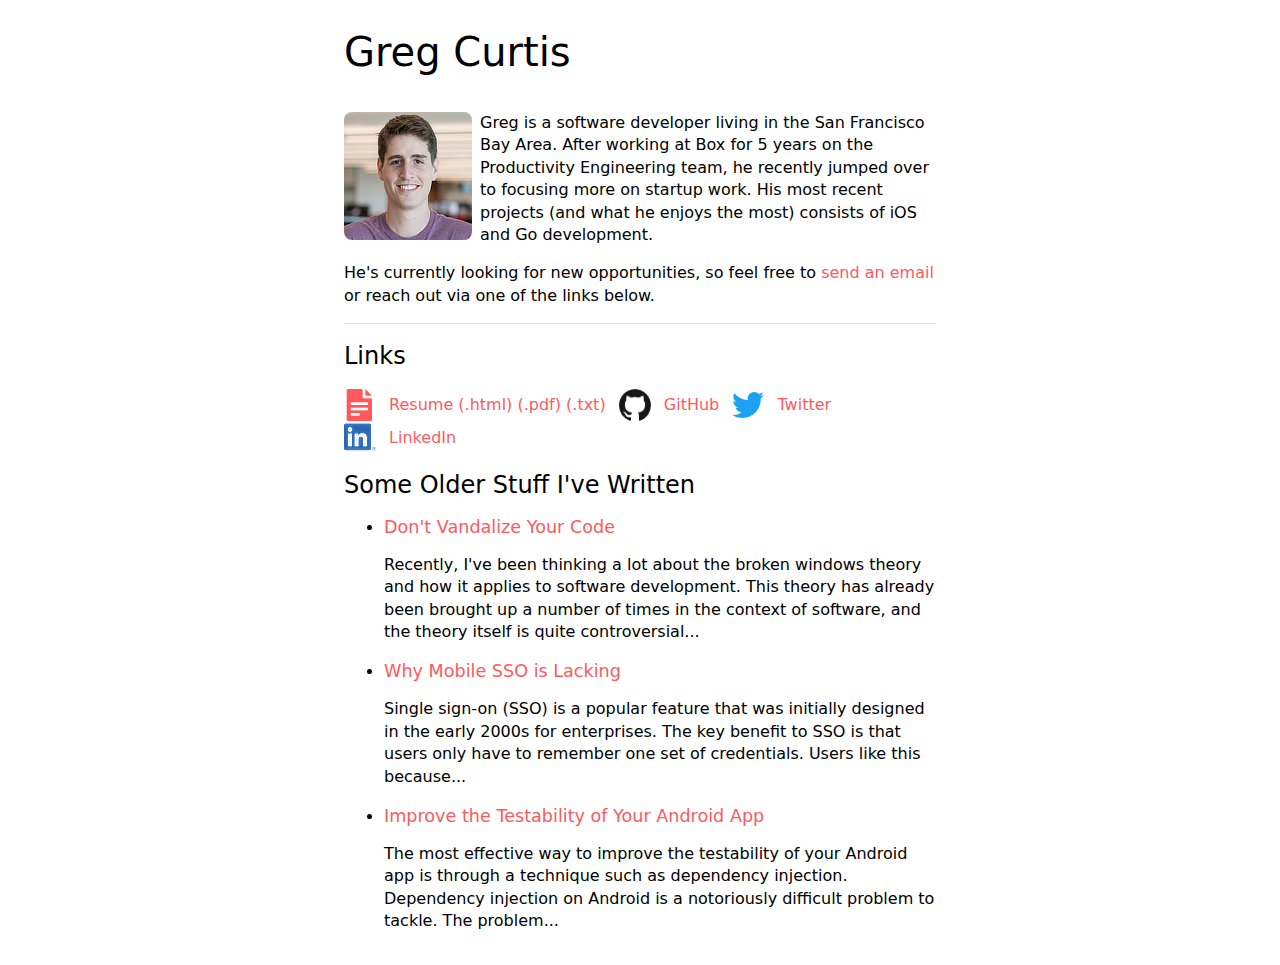
<file: index.html>
<!DOCTYPE html>
<html>
<head>
	<title>gregcurt.is</title>
	<meta name="viewport" content="width=device-width, initial-scale=1.0">
	<link href="css/main.css" rel="stylesheet">
</head>
<body>
	<h1>Greg Curtis</h1>
	<div class="profile">
		<img src="img/profile.jpg" srcset="img/profile.jpg, img/profile@2x.jpg 2x, img/profile@3x.jpg 3x, img/profile@4x.jpg 4x" alt="Profile picture" class="avatar">
		<div class="profile-blurb">
			<p>Greg is a software developer living in the San Francisco Bay Area. After working at Box for 5 years on the Productivity Engineering team, he recently jumped over to focusing more on startup work. His most recent projects (and what he enjoys the most) consists of iOS and Go development.</p>
			<p>He's currently looking for new opportunities, so feel free to <a href="mailto:greg.r.curtis@gmail.com">send an email</a> or reach out via one of the links below.</p>
		</div>
	</div>

	<h2>Links</h2>
	<ul class="links">
		<li>
			<a href="resume.html">
				<img src="img/resume.png" srcset="img/resume.png, img/resume@2x.png 2x, img/resume@3x.png 3x, img/resume@4x.png 4x" alt="Resume icon">
				<span class="align-middle">Resume (.html)</span>
			</a>
			<a href="resume.pdf">
				<span class="align-middle">(.pdf)</span>
			</a>
			<a href="resume.txt">
				<span class="align-middle">(.txt)</span>
			</a>
		</li>
		<li>
			<a href="https://github.com/gcurtis">
				<img src="img/github.png" srcset="img/github.png, img/github@2x.png 2x, img/github@3x.png 3x, img/github@4x.png 4x" alt="GitHub logo">
				<span class="align-middle">GitHub</span>
			</a>
		</li>
		<li>
			<a href="https://twitter.com/gurtis">
				<img src="img/twitter.png" srcset="img/twitter.png, img/twitter@2x.png 2x, img/twitter@3x.png 3x, img/twitter@4x.png 4x" alt="Twitter logo">
				<span class="align-middle">Twitter</span>
			</a>
		</li>
		<li>
			<a href="https://www.linkedin.com/in/gregrcurtis">
				<img src="img/linkedin.png" srcset="img/linkedin.png, img/linkedin@2x.png 2x, img/linkedin@3x.png 3x, img/linkedin@4x.png 4x" alt="LinkedIn logo">
				<span class="align-middle">LinkedIn</span>
			</a>
		</li>
	</ul>

	<h2>Some Older Stuff I've Written</h2>
	<ul>
		<li>
			<h3><a href="articles/dont-vandalize.html" class="article">Don't Vandalize Your Code</a></h3>
			<p>Recently, I've been thinking a lot about the broken windows theory and how it applies to software development. This theory has already been brought up a number of times in the context of software, and the theory itself is quite controversial...</p>
		</li>
		<li>
			<h3><a href="articles/mobile-sso.html" class="article">Why Mobile SSO is Lacking</a></h3>
			<p>Single sign-on (SSO) is a popular feature that was initially designed in the early 2000s for enterprises. The key benefit to SSO is that users only have to remember one set of credentials. Users like this because...</p>
		</li>
		<li>
			<h3><a href="articles/android-di.html" class="article">Improve the Testability of Your Android App</a></h3>
			<p>The most effective way to improve the testability of your Android app is through a technique such as dependency injection. Dependency injection on Android is a notoriously difficult problem to tackle. The problem...</p>
		</li>
	</ul>
</body>
</html>
</file>
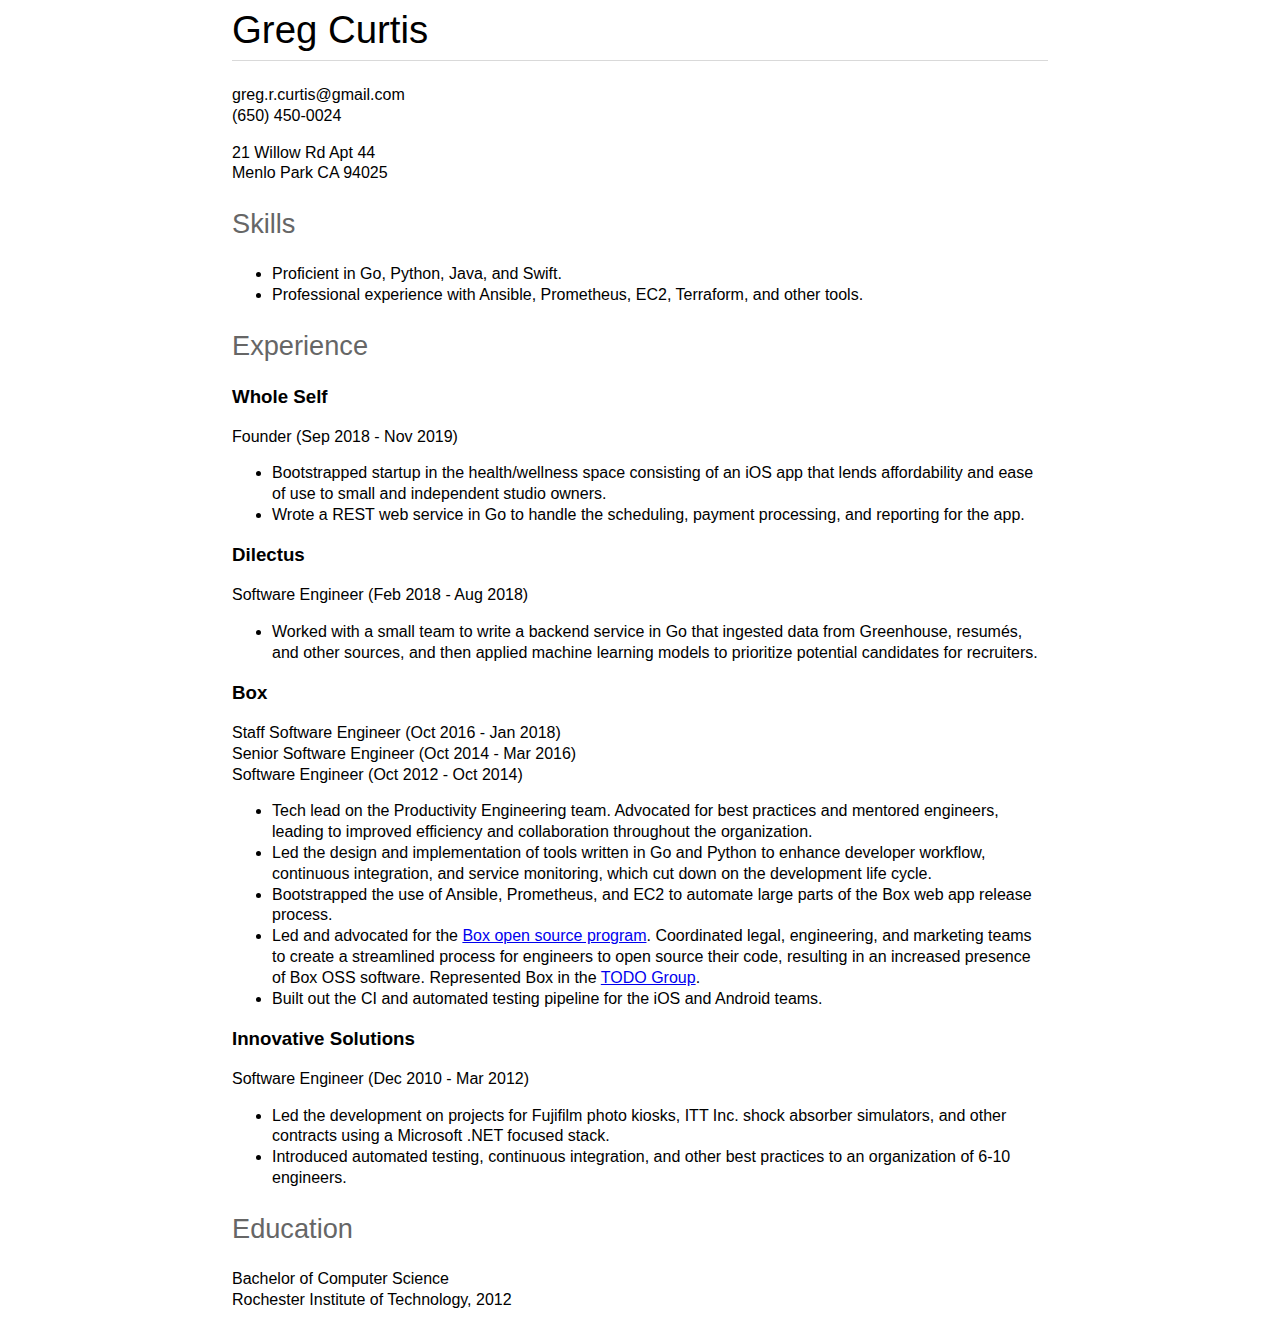
<file: resume.html>
<!DOCTYPE html>
<html lang="en-US">
<head>
<meta charset="utf-8" />
<title>Greg Curtis Resume</title>
<style>
body {
	font-family: ui-system-font, "Segoe UI", "Helvetica Neue", sans-serif;
	padding: 0;
}
article {
	margin: 0 auto 0 auto;
	max-width: 8.5in;
}
h1 {
	border-bottom: 1px solid hsl(0, 0%, 85%);
	font-size: 2.4rem;
	font-weight: 300;
	margin: 0 0 1.5rem 0;
	padding: 0 0 .5rem 0;
}
h2 {
	color: hsl(0, 0%, 40%);
	font-size: 1.7rem;
	font-weight: 400;
	margin: 1.5rem 0;
}
p, li {
	line-height: 1.3rem;
}
pre {
	background-color: #f8f8f8;
	border-radius: 4px;
	border: 1px #ccc solid;
	font-family: "SFMono-Regular", Consolas, Menlo, Courier, monospace;
	font-size: .9em;
	line-height: 1.5rem;
	padding: 1em;
}
code {
	font-family: inherit;
	font-size: inherit;
}
img {
	border-radius: 5px;
	box-shadow: 0 5px 15px 1px hsla(0, 0%, 0%, 0.2);
	display: block;
	margin: 2rem auto 2rem auto;
}

@media print {
	html, body {
		margin: 0;
		padding: 0;
		width: auto;
	}
	h1 {
		font-size: 1.8rem;
	}
	h2 {
		font-size: 1.4rem;
		margin: .6rem 0;
	}
	h3 {
		font-size: 1.2rem;
		margin: .5rem 0;
	}
	p {
		margin: .75rem 0;
	}
}

</style>
<article>
<h1>Greg Curtis</h1>
<p>greg.r.curtis@gmail.com<br />
(650) 450-0024</p>
<p>21 Willow Rd Apt 44<br />
Menlo Park CA 94025</p>
<h2>Skills</h2>
<ul>
<li>Proficient in Go, Python, Java, and Swift.</li>
<li>Professional experience with Ansible, Prometheus, EC2, Terraform, and other tools.</li>
</ul>
<h2>Experience</h2>
<h3>Whole Self</h3>
<p>Founder (Sep 2018 - Nov 2019)</p>
<ul>
<li>Bootstrapped startup in the health/wellness space consisting of an iOS app that lends affordability and ease of use to small and independent studio owners.</li>
<li>Wrote a REST web service in Go to handle the scheduling, payment processing, and reporting for the app.</li>
</ul>
<h3>Dilectus</h3>
<p>Software Engineer (Feb 2018 - Aug 2018)</p>
<ul>
<li>Worked with a small team to write a backend service in Go that ingested data from Greenhouse, resumés, and other sources, and then applied machine learning models to prioritize potential candidates for recruiters.</li>
</ul>
<h3>Box</h3>
<p>Staff Software Engineer (Oct 2016 - Jan 2018)<br />
Senior Software Engineer (Oct 2014 - Mar 2016)<br />
Software Engineer (Oct 2012 - Oct 2014)</p>
<ul>
<li>Tech lead on the Productivity Engineering team. Advocated for best practices and mentored engineers, leading to improved efficiency and collaboration throughout the organization.</li>
<li>Led the design and implementation of tools written in Go and Python to enhance developer workflow, continuous integration, and service monitoring, which cut down on the development life cycle.</li>
<li>Bootstrapped the use of Ansible, Prometheus, and EC2 to automate large parts of the Box web app release process.</li>
<li>Led and advocated for the <a href="https://github.com/box">Box open source program</a>. Coordinated legal, engineering, and marketing teams to create a streamlined process for engineers to open source their code, resulting in an increased presence of Box OSS software. Represented Box in the <a href="https://todogroup.org">TODO Group</a>.</li>
<li>Built out the CI and automated testing pipeline for the iOS and Android teams.</li>
</ul>
<h3>Innovative Solutions</h3>
<p>Software Engineer (Dec 2010 - Mar 2012)</p>
<ul>
<li>Led the development on projects for Fujifilm photo kiosks, ITT Inc. shock absorber simulators, and other contracts using a Microsoft .NET focused stack.</li>
<li>Introduced automated testing, continuous integration, and other best practices to an organization of 6-10 engineers.</li>
</ul>
<h2>Education</h2>
<p>Bachelor of Computer Science<br />
Rochester Institute of Technology, 2012</p>
</article>
</head>
<body>
</file>
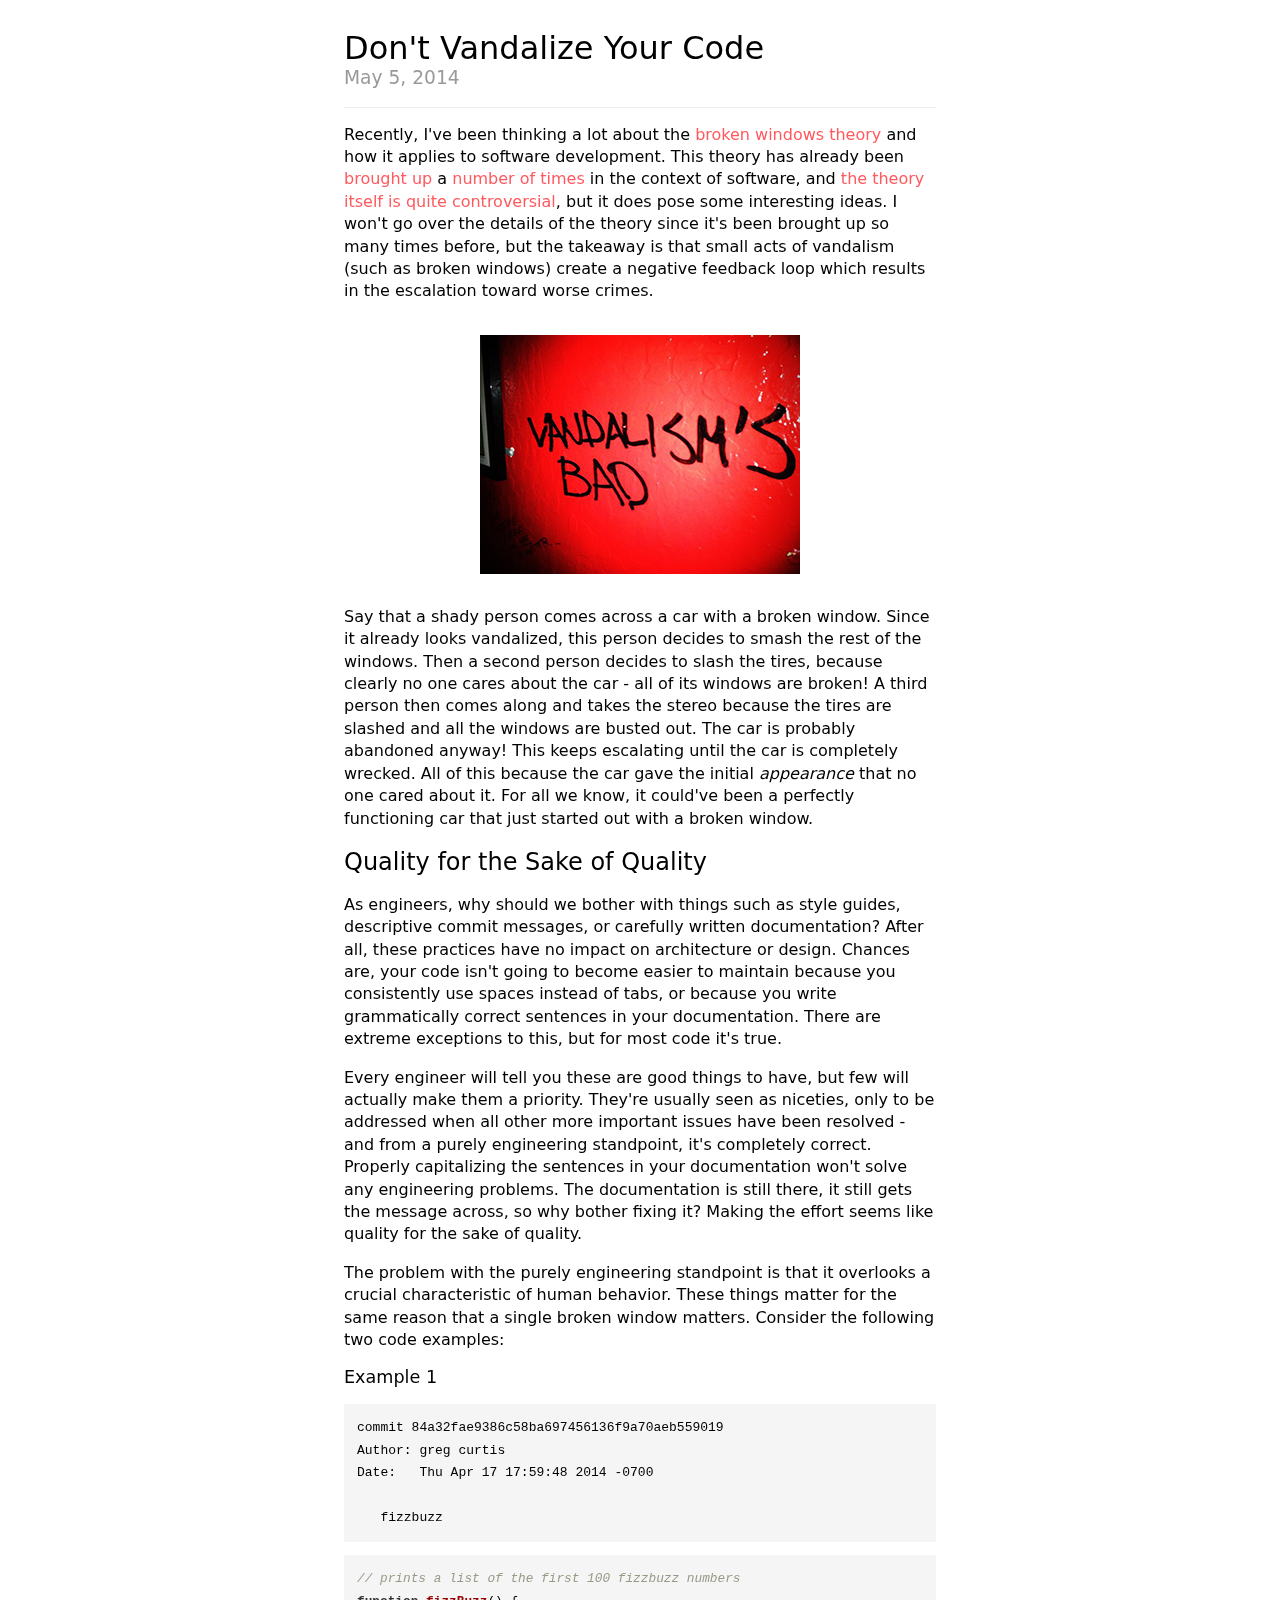
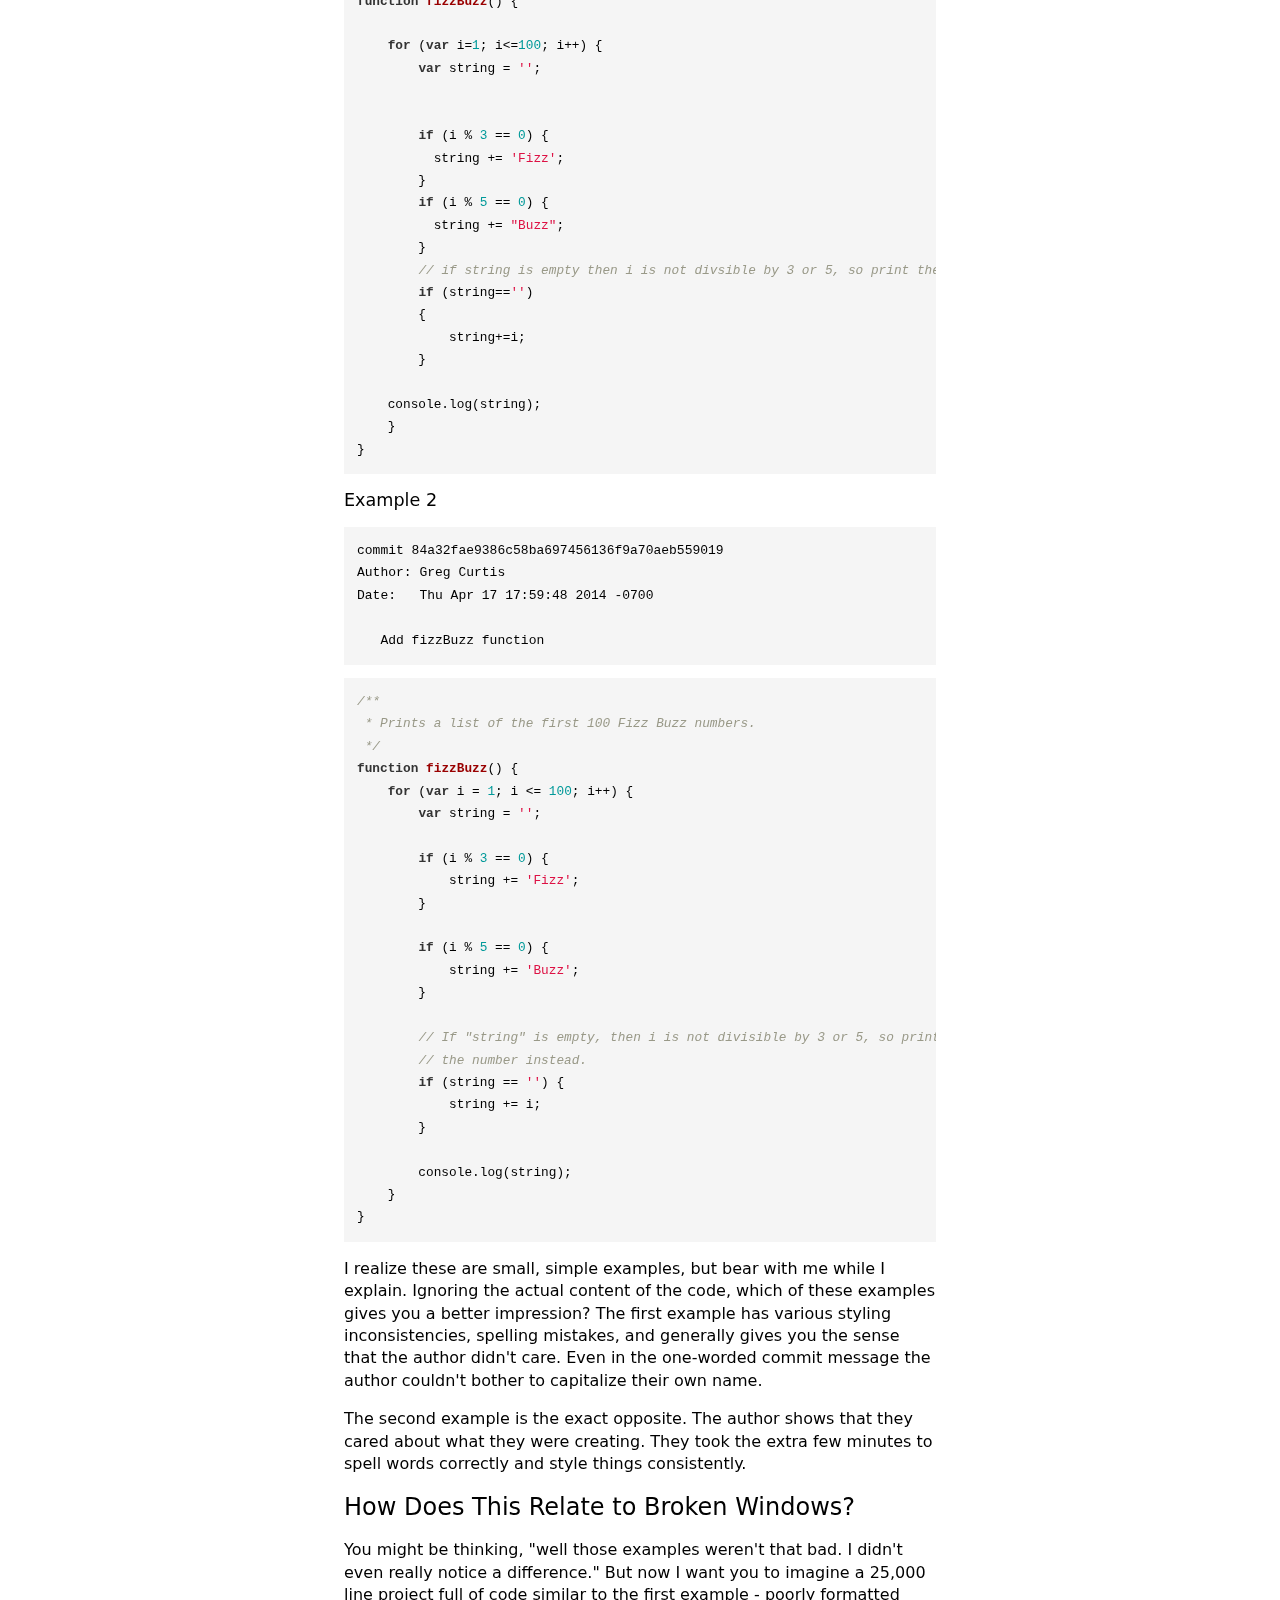
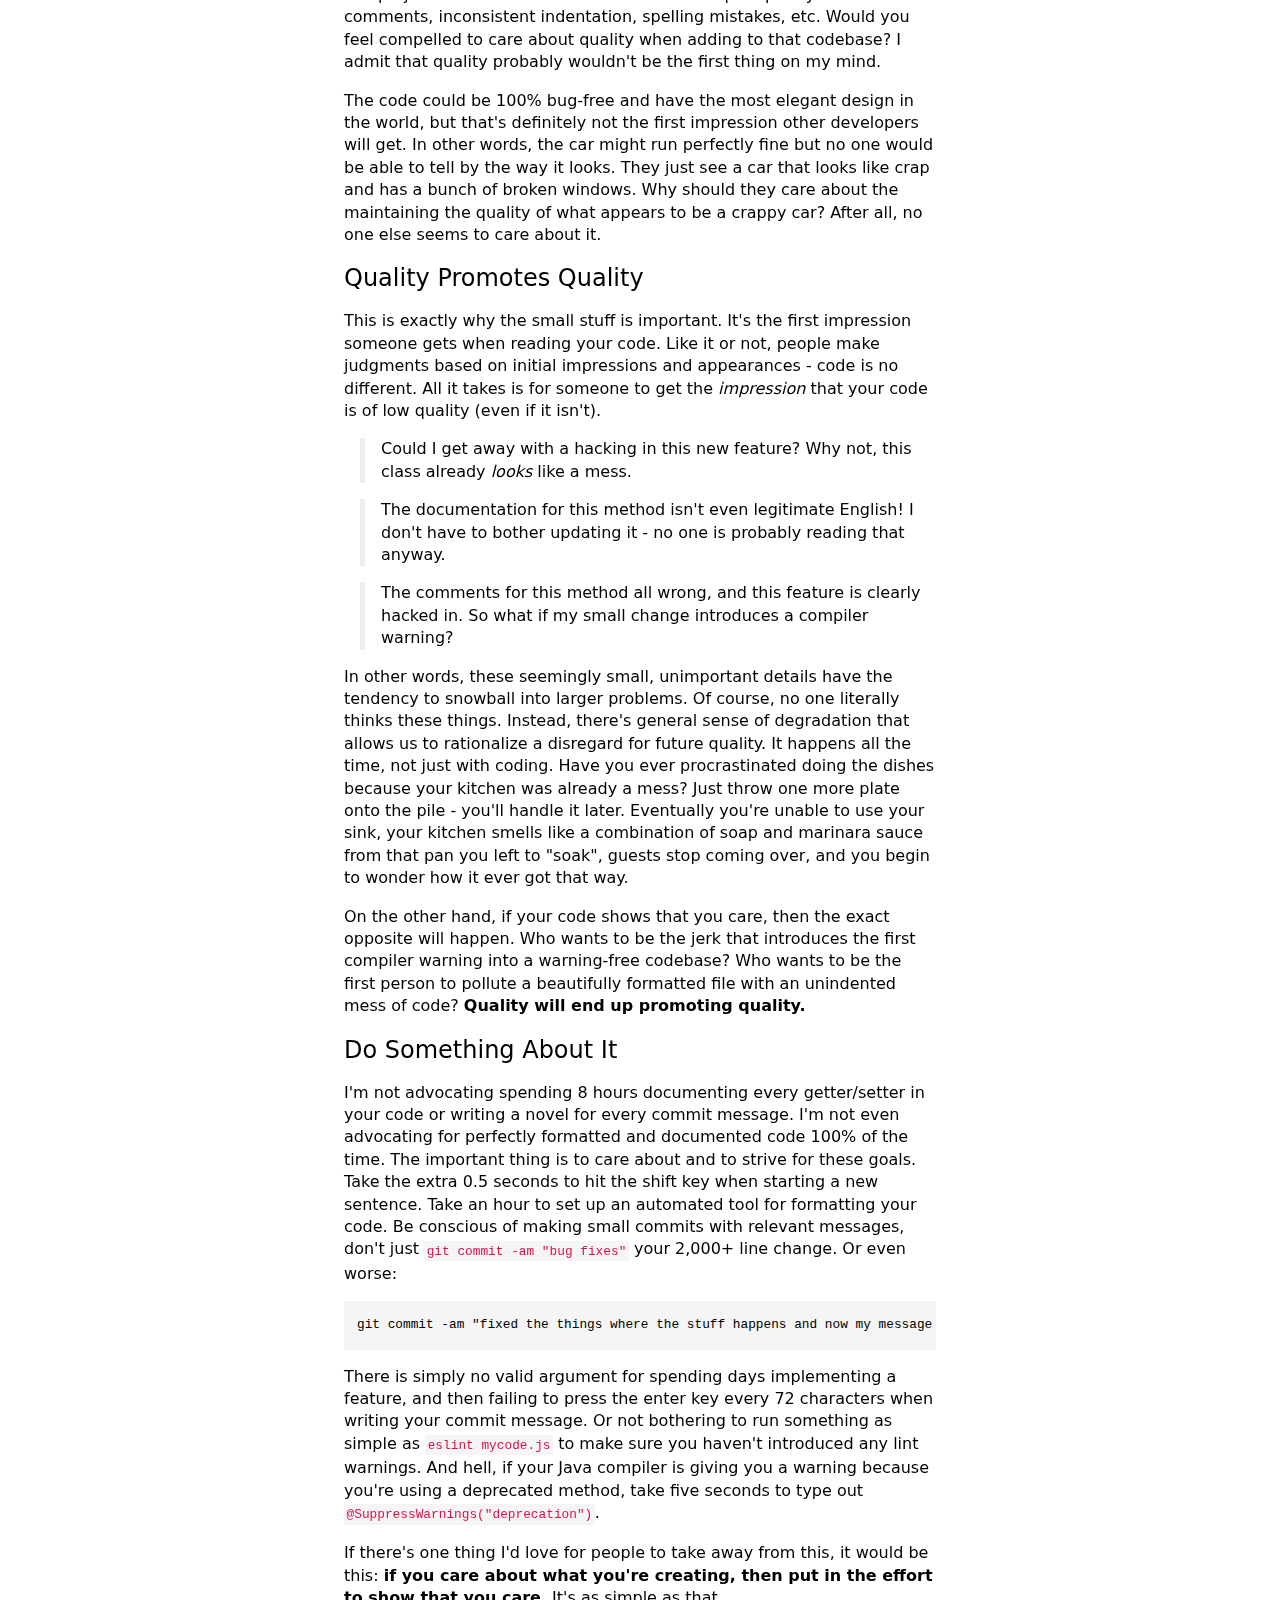
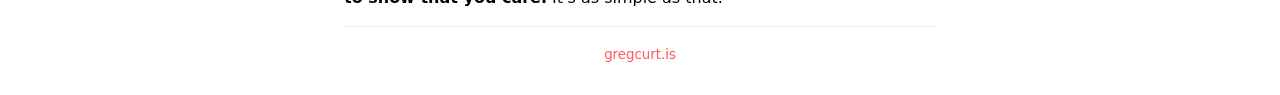
<file: articles/dont-vandalize.html>
<!DOCTYPE html>
<html>
<head>
	<title>gregcurt.is - Don't Vandalize Your Code</title>
	<meta name="viewport" content="width=device-width, initial-scale=1.0">
	<link href="../css/main.css" rel="stylesheet">
	<link href="../css/syntax.css" rel="stylesheet">
</head>
<body>
	<article>
		<header>
			<h1>Don't Vandalize Your Code</h1>
			<time pubdate="pubdate" datetime="2014-5-5">May 5, 2014</div>
		</header>

		<p>Recently, I've been thinking a lot about the <a href="https://en.wikipedia.org/wiki/Broken_windows_theory">broken windows theory</a> and how it applies to software development. This theory has already been <a href="http://pragprog.com/the-pragmatic-programmer/extracts/software-entropy">brought up</a> a <a href="http://blog.codinghorror.com/the-broken-window-theory/">number of times</a> in the context of software, and <a href="https://en.wikipedia.org/wiki/Broken_windows_theory#Criticism_of_the_theory">the theory itself is quite controversial</a>, but it does pose some interesting ideas. I won't go over the details of the theory since it's been brought up so many times before, but the takeaway is that small acts of vandalism (such as broken windows) create a negative feedback loop which results in the escalation toward worse crimes.</p>

		<img src="../img/vandalism.jpg" alt="Humorous vandalism on the wall of a bar in San Francisco, reading &quot;VANDALISM'S BAD&quot;.">

		<p>Say that a shady person comes across a car with a broken window. Since it already looks vandalized, this person decides to smash the rest of the windows. Then a second person decides to slash the tires, because clearly no one cares about the car - all of its windows are broken! A third person then comes along and takes the stereo because the tires are slashed and all the windows are busted out. The car is probably abandoned anyway! This keeps escalating until the car is completely wrecked. All of this because the car gave the initial <em>appearance</em> that no one cared about it. For all we know, it could've been a perfectly functioning car that just started out with a broken window.</p>

		<h2>Quality for the Sake of Quality</h2>

		<p>As engineers, why should we bother with things such as style guides, descriptive commit messages, or carefully written documentation? After all, these practices have no impact on architecture or design. Chances are, your code isn't going to become easier to maintain because you consistently use spaces instead of tabs, or because you write grammatically correct sentences in your documentation. There are extreme exceptions to this, but for most code it's true.</p>

		<p>Every engineer will tell you these are good things to have, but few will actually make them a priority. They're usually seen as niceties, only to be addressed when all other more important issues have been resolved - and from a purely engineering standpoint, it's completely correct. Properly capitalizing the sentences in your documentation won't solve any engineering problems. The documentation is still there, it still gets the message across, so why bother fixing it? Making the effort seems like quality for the sake of quality.</p>

		<p>The problem with the purely engineering standpoint is that it overlooks a crucial characteristic of human behavior. These things matter for the same reason that a single broken window matters. Consider the following two code examples:</p>

		<h3>Example 1</h3>

		<pre>commit 84a32fae9386c58ba697456136f9a70aeb559019
Author: greg curtis <greg.r.curtis@gmail.com>
Date:   Thu Apr 17 17:59:48 2014 -0700

   fizzbuzz</pre>

   		<pre><code><span class="hljs-comment">// prints a list of the first 100 fizzbuzz numbers</span>
<span class="hljs-function"><span class="hljs-keyword">function</span> <span class="hljs-title">fizzBuzz</span><span class="hljs-params">()</span> {</span>

    <span class="hljs-keyword">for</span> (<span class="hljs-keyword">var</span> i=<span class="hljs-number">1</span>; i&lt;=<span class="hljs-number">100</span>; i++) {
        <span class="hljs-keyword">var</span> string = <span class="hljs-string">''</span>;


        <span class="hljs-keyword">if</span> (i % <span class="hljs-number">3</span> == <span class="hljs-number">0</span>) {
          string += <span class="hljs-string">'Fizz'</span>;
        }
        <span class="hljs-keyword">if</span> (i % <span class="hljs-number">5</span> == <span class="hljs-number">0</span>) {
          string += <span class="hljs-string">"Buzz"</span>;
        }
        <span class="hljs-comment">// if string is empty then i is not divsible by 3 or 5, so print the number instead</span>
        <span class="hljs-keyword">if</span> (string==<span class="hljs-string">''</span>)
        {
            string+=i;
        }

    console.log(string);
    }
}
</code></pre>

		<h3>Example 2</h3>

		<pre>commit 84a32fae9386c58ba697456136f9a70aeb559019
Author: Greg Curtis <greg.r.curtis@gmail.com>
Date:   Thu Apr 17 17:59:48 2014 -0700

   Add fizzBuzz function</pre>

		<pre><code><span class="hljs-comment">/**
 * Prints a list of the first 100 Fizz Buzz numbers.
 */</span>
<span class="hljs-function"><span class="hljs-keyword">function</span> <span class="hljs-title">fizzBuzz</span><span class="hljs-params">()</span> {</span>
    <span class="hljs-keyword">for</span> (<span class="hljs-keyword">var</span> i = <span class="hljs-number">1</span>; i &lt;= <span class="hljs-number">100</span>; i++) {
        <span class="hljs-keyword">var</span> string = <span class="hljs-string">''</span>;

        <span class="hljs-keyword">if</span> (i % <span class="hljs-number">3</span> == <span class="hljs-number">0</span>) {
            string += <span class="hljs-string">'Fizz'</span>;
        }

        <span class="hljs-keyword">if</span> (i % <span class="hljs-number">5</span> == <span class="hljs-number">0</span>) {
            string += <span class="hljs-string">'Buzz'</span>;
        }

        <span class="hljs-comment">// If "string" is empty, then i is not divisible by 3 or 5, so print</span>
        <span class="hljs-comment">// the number instead.</span>
        <span class="hljs-keyword">if</span> (string == <span class="hljs-string">''</span>) {
            string += i;
        }

        console.log(string);
    }
}
</code></pre>

		<p>I realize these are small, simple examples, but bear with me while I explain. Ignoring the actual content of the code, which of these examples gives you a better impression? The first example has various styling inconsistencies, spelling mistakes, and generally gives you the sense that the author didn't care. Even in the one-worded commit message the author couldn't bother to capitalize their own name.</p>

		<p>The second example is the exact opposite. The author shows that they cared about what they were creating. They took the extra few minutes to spell words correctly and style things consistently.</p>

		<h2>How Does This Relate to Broken Windows?</h2>

		<p>You might be thinking, "well those examples weren't that bad. I didn't even really notice a difference." But now I want you to imagine a 25,000 line project full of code similar to the first example - poorly formatted comments, inconsistent indentation, spelling mistakes, etc. Would you feel compelled to care about quality when adding to that codebase? I admit that quality probably wouldn't be the first thing on my mind.</p>

		<p>The code could be 100% bug-free and have the most elegant design in the world, but that's definitely not the first impression other developers will get. In other words, the car might run perfectly fine but no one would be able to tell by the way it looks. They just see a car that looks like crap and has a bunch of broken windows. Why should they care about the maintaining the quality of what appears to be a crappy car? After all, no one else seems to care about it.</p>

		<h2>Quality Promotes Quality</h2>

		<p>This is exactly why the small stuff is important. It's the first impression someone gets when reading your code. Like it or not, people make judgments based on initial impressions and appearances - code is no different. All it takes is for someone to get the <em>impression</em> that your code is of low quality (even if it isn't).</p>

		<blockquote>
			<p>Could I get away with a hacking in this new feature? Why not, this class already <em>looks</em> like a mess.</p>
		</blockquote>

		<blockquote>
			<p>The documentation for this method isn't even legitimate English! I don't have to bother updating it - no one is probably reading that anyway.</p>
		</blockquote>

		<blockquote>
			<p>The comments for this method all wrong, and this feature is clearly hacked in. So what if my small change introduces a compiler warning?</p>
		</blockquote>

		<p>In other words, these seemingly small, unimportant details have the tendency to snowball into larger problems. Of course, no one literally thinks these things. Instead, there's general sense of degradation that allows us to rationalize a disregard for future quality. It happens all the time, not just with coding. Have you ever procrastinated doing the dishes because your kitchen was already a mess? Just throw one more plate onto the pile - you'll handle it later. Eventually you're unable to use your sink, your kitchen smells like a combination of soap and marinara sauce from that pan you left to "soak", guests stop coming over, and you begin to wonder how it ever got that way.</p>

		<p>On the other hand, if your code shows that you care, then the exact opposite will happen. Who wants to be the jerk that introduces the first compiler warning into a warning-free codebase? Who wants to be the first person to pollute a beautifully formatted file with an unindented mess of code? <strong>Quality will end up promoting quality.</strong></p>

		<h2>Do Something About It</h2>

		<p>I'm not advocating spending 8 hours documenting every getter/setter in your code or writing a novel for every commit message. I'm not even advocating for perfectly formatted and documented code 100% of the time. The important thing is to care about and to strive for these goals. Take the extra 0.5 seconds to hit the shift key when starting a new sentence. Take an hour to set up an automated tool for formatting your code. Be conscious of making small commits with relevant messages, don't just <code>git commit -am "bug fixes"</code> your 2,000+ line change. Or even worse:</p>

		<pre><code>git commit -am "fixed the things where the stuff happens and now my message is way too long and oh my god how does the enter key work"</code></pre>

		<p>There is simply no valid argument for spending days implementing a feature, and then failing to press the enter key every 72 characters when writing your commit message. Or not bothering to run something as simple as <code>eslint mycode.js</code> to make sure you haven't introduced any lint warnings. And hell, if your Java compiler is giving you a warning because you're using a deprecated method, take five seconds to type out <code>@SuppressWarnings("deprecation")</code>.</p>

		<p>If there's one thing I'd love for people to take away from this, it would be this: <strong>if you care about what you're creating, then put in the effort to show that you care.</strong> It's as simple as that.</p>

        <footer>
        	<small><a href="http://gregcurt.is">gregcurt.is</a></small>
        </footer>
    </article>
</body>
</html>
</file>
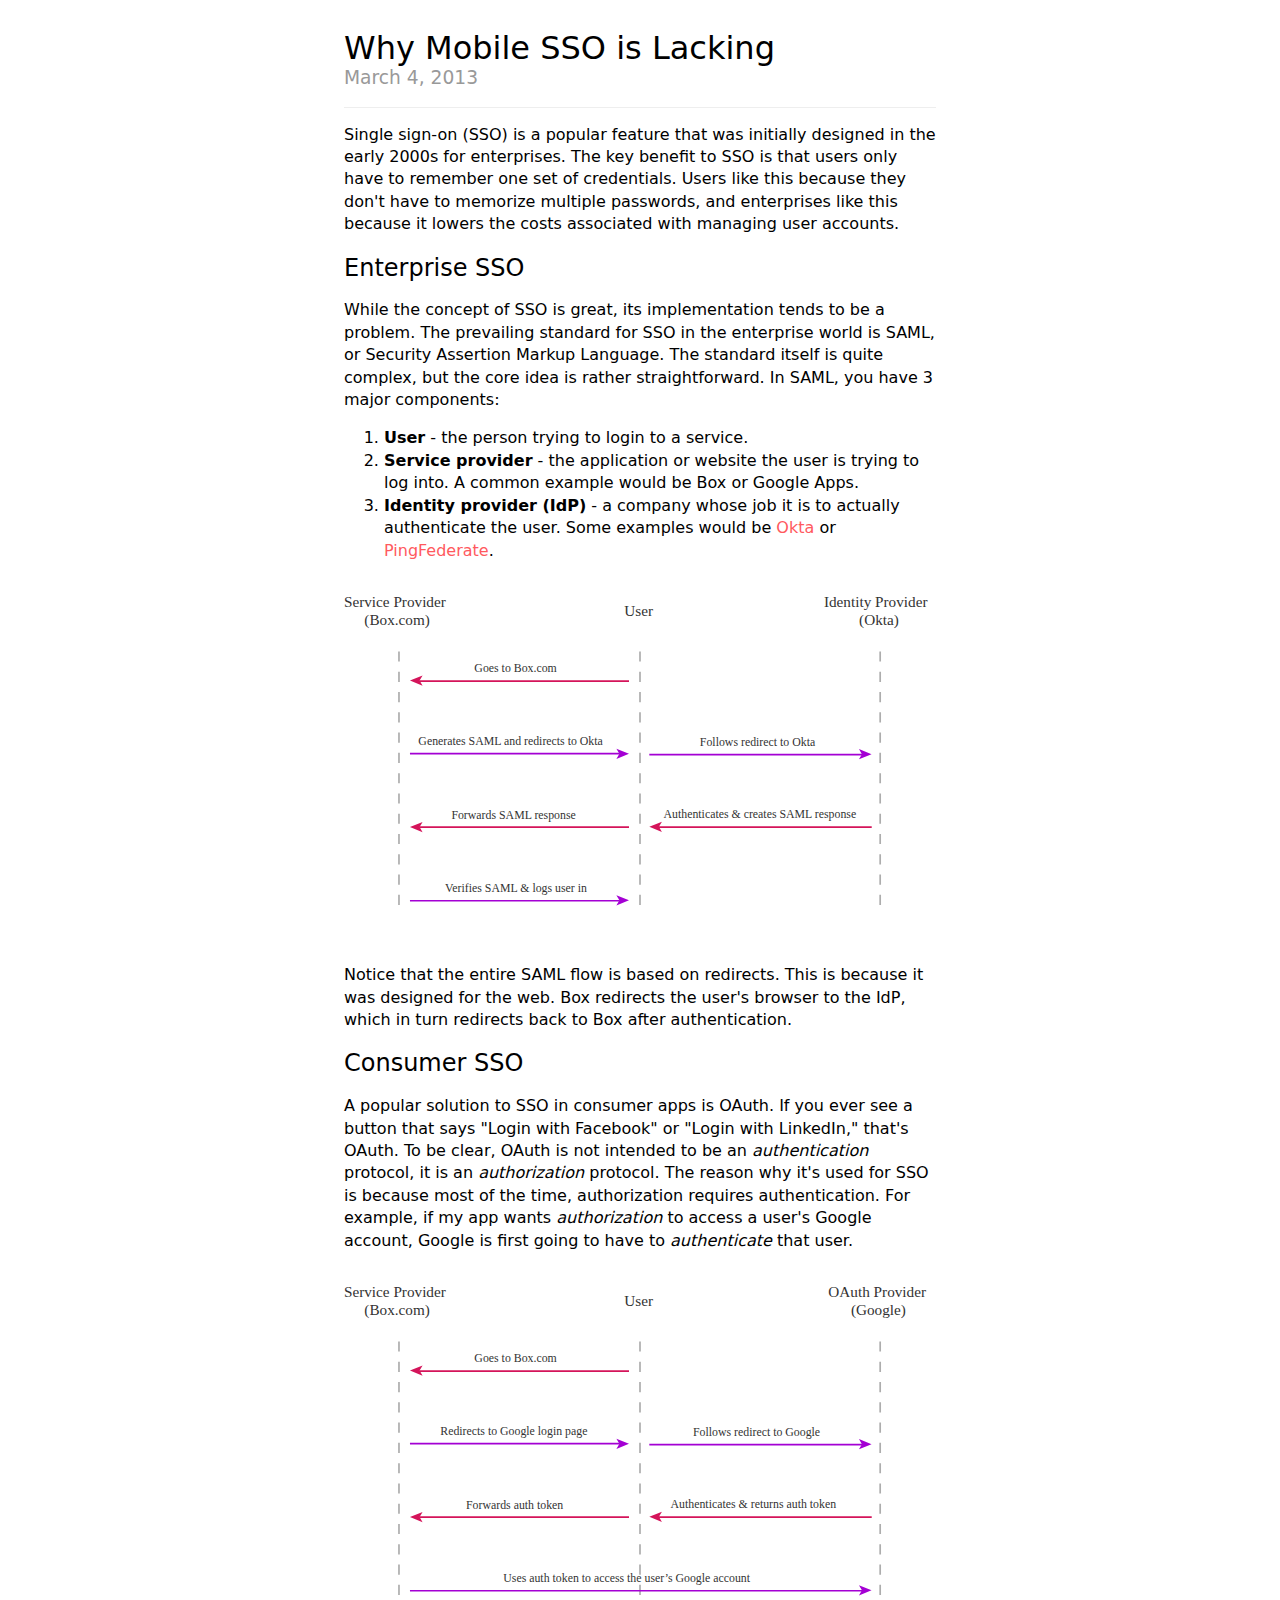
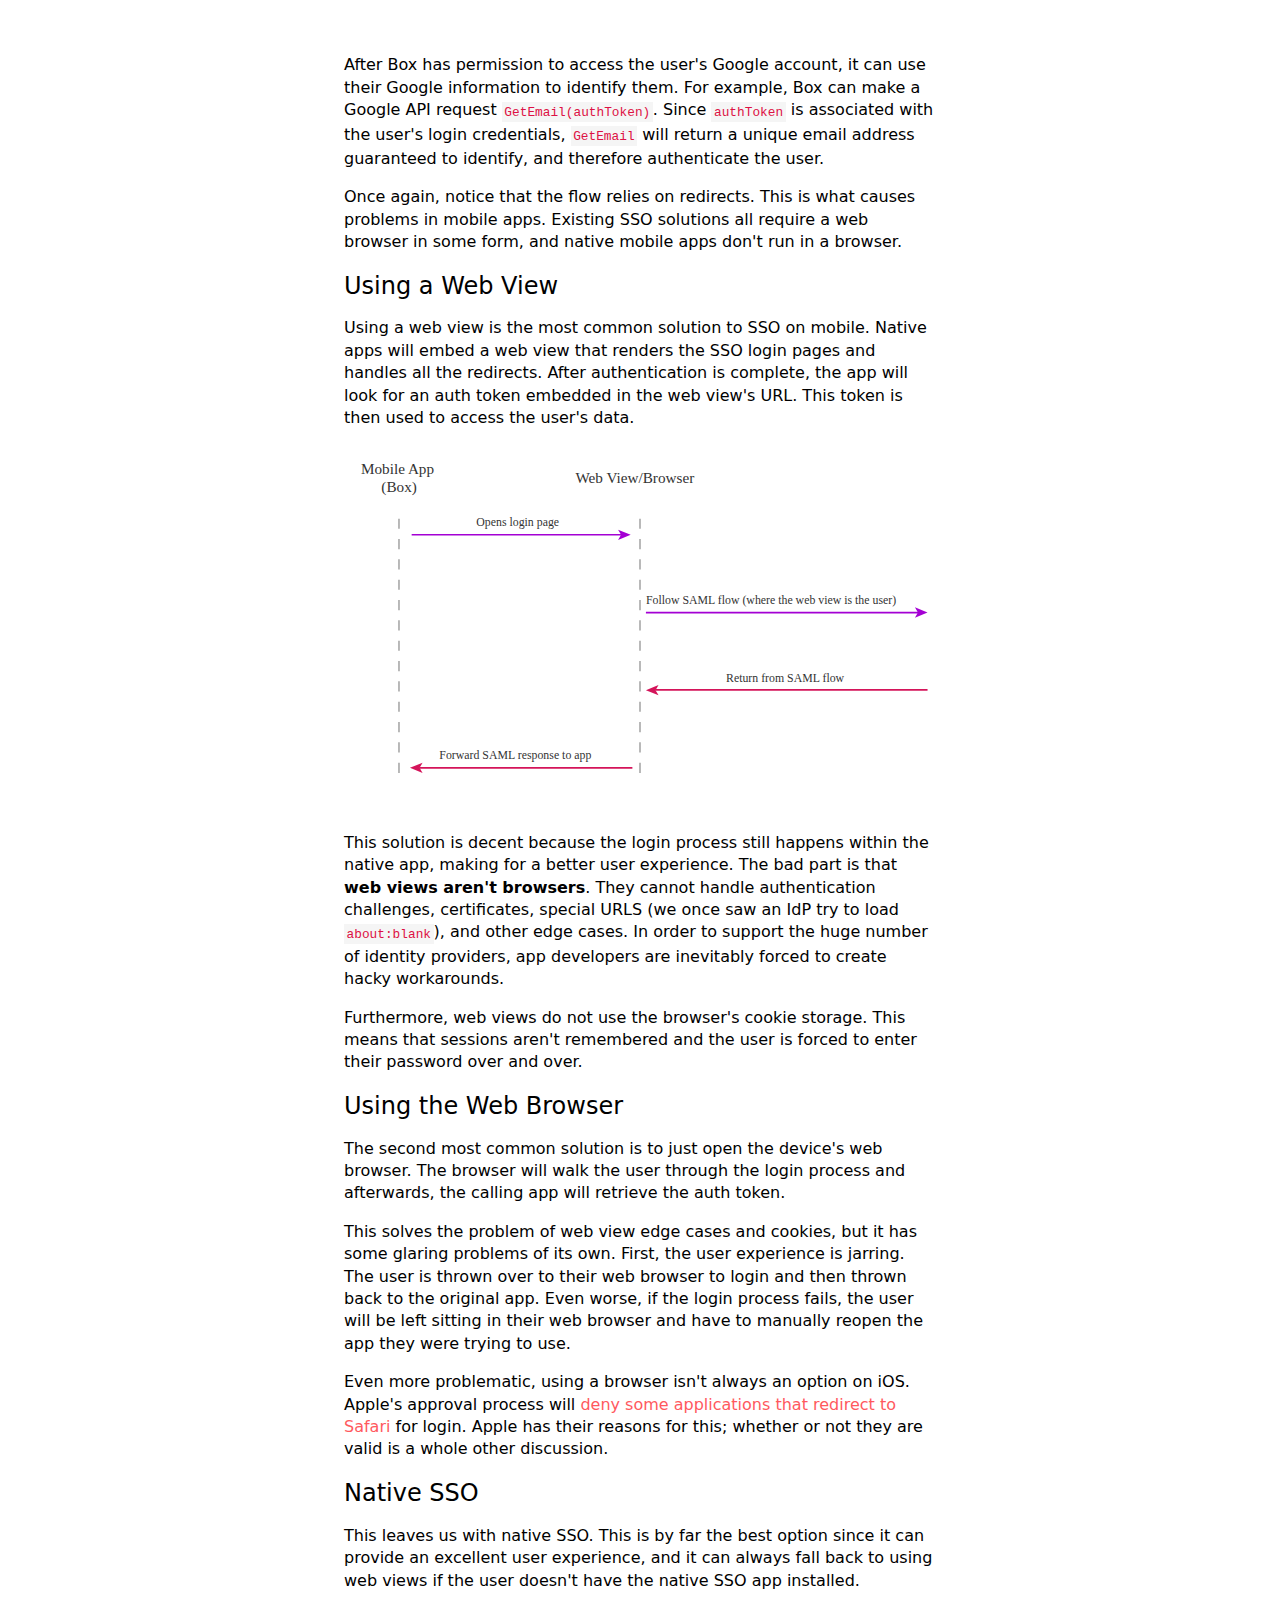
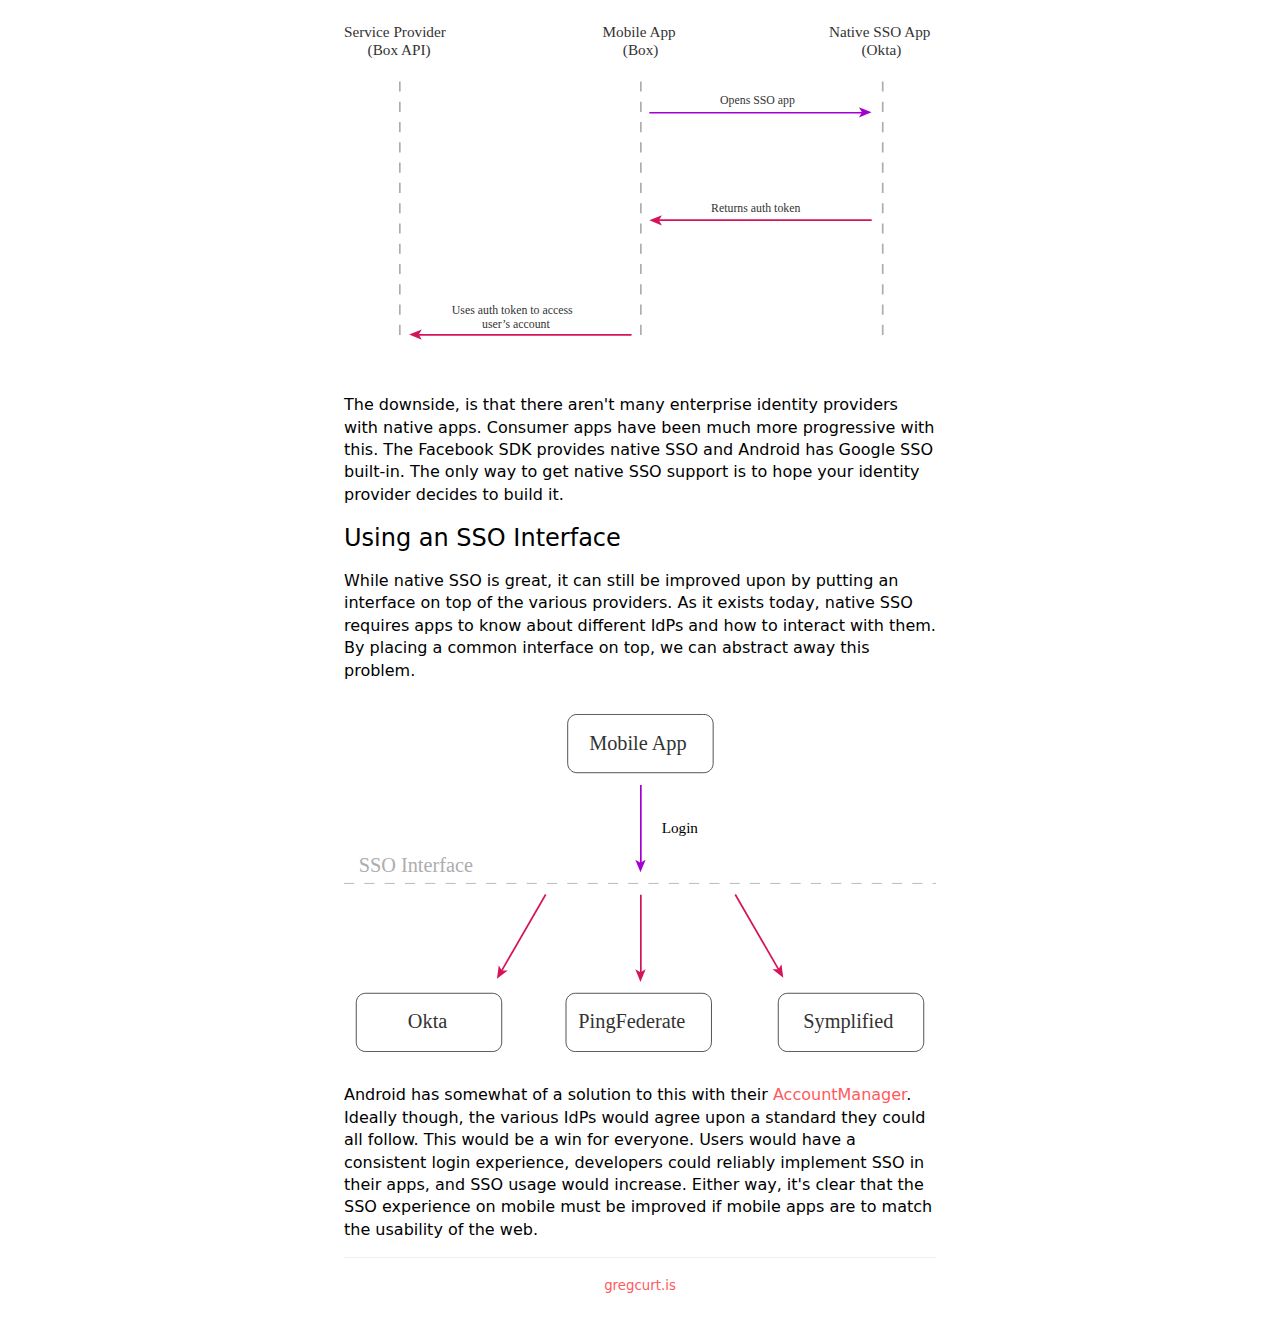
<file: articles/mobile-sso.html>
<!DOCTYPE html>
<html>
<head>
	<title>gregcurt.is - Why Mobile SSO is Lacking</title>
	<meta name="viewport" content="width=device-width, initial-scale=1.0">
	<link href="../css/main.css" rel="stylesheet">
</head>
<body>
	<article>
		<header>
            <h1>Why Mobile SSO is Lacking</h1>
            <time pubdate="pubdate" datetime="2013-3-4">March 4, 2013</time>
        </header>

        <p>Single sign-on (SSO) is a popular feature that was initially designed in the early 2000s for enterprises. The key benefit to SSO is that users only have to remember one set of credentials. Users like this because they don't have to memorize multiple passwords, and enterprises like this because it lowers the costs associated with managing user accounts.</p>

        <h2>Enterprise SSO</h2>

        <p>While the concept of SSO is great, its implementation tends to be a problem. The prevailing standard for SSO in the enterprise world is SAML, or Security Assertion Markup Language. The standard itself is quite complex, but the core idea is rather straightforward. In SAML, you have 3 major components:</p>

        <ol>
            <li><strong>User</strong> - the person trying to login to a service.</li>
            <li><strong>Service provider</strong> - the application or website the user is trying to log into. A common example would be Box or Google Apps.</li>
            <li><strong>Identity provider (IdP)</strong> - a company whose job it is to actually authenticate the user. Some examples would be <a href="http://okta.com">Okta</a> or <a href="https://www.pingidentity.com/products/pingfederate/">PingFederate</a>.</li>
        </ol>

        <img src="../img/saml-diagram.svg" alt="SSO flow diagram">

        <p>Notice that the entire SAML flow is based on redirects. This is because it was designed for the web. Box redirects the user's browser to the IdP, which in turn redirects back to Box after authentication.</p>

        <h2>Consumer SSO</h2>

        <p>A popular solution to SSO in consumer apps is OAuth. If you ever see a button that says "Login with Facebook" or "Login with LinkedIn," that's OAuth. To be clear, OAuth is not intended to be an <em>authentication</em> protocol, it is an <em>authorization</em> protocol. The reason why it's used for SSO is because most of the time, authorization requires authentication. For example, if my app wants <em>authorization</em> to access a user's Google account, Google is first going to have to <em>authenticate</em> that user.</p>

        <img src="../img/oauth-diagram.svg" alt="OAuth flow diagram">

        <p>After Box has permission to access the user's Google account, it can use their Google information to identify them. For example, Box can make a Google API request <code>GetEmail(authToken)</code>. Since <code>authToken</code> is associated with the user's login credentials, <code>GetEmail</code> will return a unique email address guaranteed to identify, and therefore authenticate the user.</p>

        <p>Once again, notice that the flow relies on redirects. This is what causes problems in mobile apps. Existing SSO solutions all require a web browser in some form, and native mobile apps don't run in a browser.</p>

        <h2>Using a Web View</h2>

        <p>Using a web view is the most common solution to SSO on mobile. Native apps will embed a web view that renders the SSO login pages and handles all the redirects. After authentication is complete, the app will look for an auth token embedded in the web view's URL. This token is then used to access the user's data.</p>

        <img src="../img/web-view-diagram.svg" alt="Web view flow diagram">

        <p>This solution is decent because the login process still happens within the native app, making for a better user experience. The bad part is that <strong>web views aren't browsers</strong>. They cannot handle authentication challenges, certificates, special URLS (we once saw an IdP try to load <code>about:blank</code>), and other edge cases. In order to support the huge number of identity providers, app developers are inevitably forced to create hacky workarounds.</p>

        <p>Furthermore, web views do not use the browser's cookie storage. This means that sessions aren't remembered and the user is forced to enter their password over and over.</p>

        <h2>Using the Web Browser</h2>

        <p>The second most common solution is to just open the device's web browser. The browser will walk the user through the login process and afterwards, the calling app will retrieve the auth token.</p>

        <p>This solves the problem of web view edge cases and cookies, but it has some glaring problems of its own. First, the user experience is jarring. The user is thrown over to their web browser to login and then thrown back to the original app. Even worse, if the login process fails, the user will be left sitting in their web browser and have to manually reopen the app they were trying to use.</p>

        <p>Even more problematic, using a browser isn't always an option on iOS. Apple's approval process will <a href="http://www.techdirt.com/articles/20120501/17545618733/apple-rejecting-apps-that-use-dropbox-because-gasp-users-might-sign-up-dropbox-accounts.shtml">deny some applications that redirect to Safari</a> for login. Apple has their reasons for this; whether or not they are valid is a whole other discussion.</p>

        <h2>Native SSO</h2>

        <p>This leaves us with native SSO. This is by far the best option since it can provide an excellent user experience, and it can always fall back to using web views if the user doesn't have the native SSO app installed.</p>

        <img src="../img/native-diagram.svg" alt="Native flow diagram">

        <p>The downside, is that there aren't many enterprise identity providers with native apps. Consumer apps have been much more progressive with this. The Facebook SDK provides native SSO and Android has Google SSO built-in. The only way to get native SSO support is to hope your identity provider decides to build it.</p>

        <h2>Using an SSO Interface</h2>

        <p>While native SSO is great, it can still be improved upon by putting an interface on top of the various providers. As it exists today, native SSO requires apps to know about different IdPs and how to interact with them. By placing a common interface on top, we can abstract away this problem.</p>

        <img src="../img/sso-interface-diagram.svg" alt="Native flow diagram">

        <p>Android has somewhat of a solution to this with their <a href="http://developer.android.com/reference/android/accounts/AccountManager.html">AccountManager</a>. Ideally though, the various IdPs would agree upon a standard they could all follow. This would be a win for everyone. Users would have a consistent login experience, developers could reliably implement SSO in their apps, and SSO usage would increase. Either way, it's clear that the SSO experience on mobile must be improved if mobile apps are to match the usability of the web.</p>

        <footer>
        	<small><a href="http://gregcurt.is">gregcurt.is</a></small>
        </footer>
    </article>
   </body>
   </html>
</file>
<file: css/main.css>
body {
	font-family: system-ui, "Helvetica Neue", "Segoe UI", sans-serif;
	line-height: 1.4em;
	margin: 2em auto 2em auto;
	max-width: 37em;
}

h1 {
	font-size: 2.5em;
	font-weight: 300;
	line-height: 1em;
	margin: 0 0 1em 0;
}

h2 {
	font-weight: 300;
	line-height: 1em;
}

h3 {
	font-size: 1.1em;
	font-weight: 500;
	line-height: 1em;
}

a {
	color: #FF595E;
	text-decoration: none;
}

a:hover {
	color: #CF272D;
}

blockquote {
	border-left: 5px solid #eee;
	margin: 0 0 1em 1em;
	padding: 0 0 0 1em;
}

blockquote p {
	margin: 0;
}

blockquote small {
	color: #999;
}

cite {
	font-style: normal;
}

cite::before {
	content: "\2014";
}

article img {
	display: block;
	margin: 2em auto 2em auto;
	max-width: 100%;
}

article header {
	border-bottom: 1px solid #eeeeee;
	margin-bottom: 1em;
	padding-bottom: 1em;
}

article footer {
	border-top: 1px solid #eeeeee;
	margin-top: 1em;
	padding-top: 1em;
	text-align: center;
}

article header h1 {
	font-size: 2em;
	margin: 0 0 .1em 0;
}

article header time {
	color: #999999;
	font-size: 14pt;
	font-weight: 100;
	margin-top: 0;
}

code {
	background-color: #f5f5f5;
	color: #d14;
	font-family: SFMono-Regular, Consolas, Menlo, monospace;
	font-size: .8em;
	padding: .2em;
}

pre {
	background-color: #f5f5f5;
	overflow: auto;
	padding: 1em;
	page-break-inside: avoid;
}

pre code {
	background-color: inherit;
	color: inherit;
	padding: 0;
}

.profile {
	border-bottom: 1px solid #ddd;
}

.avatar {
	border-radius: 8px;
	float: left;
	height: 128px;
	margin-right: .5em;
	width: 128px;
}

.links {
	line-height: 32px;
	list-style: none;
	margin: 0;
	padding: 0;
}

.links li {
	display: inline-block;
	margin-right: 8px;
}

.links img {
	display: inline-block;
	height: 32px;
	margin: 0 8px 0 0;
	vertical-align: middle;
	width: 32px;
}

.align-middle {
	vertical-align: middle;
}

@media print {
	body {
		background-color: #fff;
	}
	article, .container {
		margin: 0;
		padding: 0;
		width: auto;
	}
}
</file>
<file: css/syntax.css>
/*

github.com style (c) Vasily Polovnyov <vast@whiteants.net>

*/

.hljs {
  display: block;
  padding: 0.5em;
  color: #333;
  background: #f8f8f8;
}

.hljs-comment,
.hljs-template_comment,
.diff .hljs-header,
.hljs-javadoc {
  color: #998;
  font-style: italic;
}

.hljs-keyword,
.css .rule .hljs-keyword,
.hljs-winutils,
.javascript .hljs-title,
.nginx .hljs-title,
.hljs-subst,
.hljs-request,
.hljs-status {
  color: #333;
  font-weight: bold;
}

.hljs-number,
.hljs-hexcolor,
.ruby .hljs-constant {
  color: #099;
}

.hljs-string,
.hljs-tag .hljs-value,
.hljs-phpdoc,
.tex .hljs-formula {
  color: #d14;
}

.hljs-title,
.hljs-id,
.coffeescript .hljs-params,
.scss .hljs-preprocessor {
  color: #900;
  font-weight: bold;
}

.javascript .hljs-title,
.lisp .hljs-title,
.clojure .hljs-title,
.hljs-subst {
  font-weight: normal;
}

.hljs-class .hljs-title,
.haskell .hljs-type,
.vhdl .hljs-literal,
.tex .hljs-command {
  color: #458;
  font-weight: bold;
}

.hljs-tag,
.hljs-tag .hljs-title,
.hljs-rules .hljs-property,
.django .hljs-tag .hljs-keyword {
  color: #000080;
  font-weight: normal;
}

.hljs-attribute,
.hljs-variable,
.lisp .hljs-body {
  color: #008080;
}

.hljs-regexp {
  color: #009926;
}

.hljs-symbol,
.ruby .hljs-symbol .hljs-string,
.lisp .hljs-keyword,
.tex .hljs-special,
.hljs-prompt {
  color: #990073;
}

.hljs-built_in,
.lisp .hljs-title,
.clojure .hljs-built_in {
  color: #0086b3;
}

.hljs-preprocessor,
.hljs-pragma,
.hljs-pi,
.hljs-doctype,
.hljs-shebang,
.hljs-cdata {
  color: #999;
  font-weight: bold;
}

.hljs-deletion {
  background: #fdd;
}

.hljs-addition {
  background: #dfd;
}

.diff .hljs-change {
  background: #0086b3;
}

.hljs-chunk {
  color: #aaa;
}
</file>
